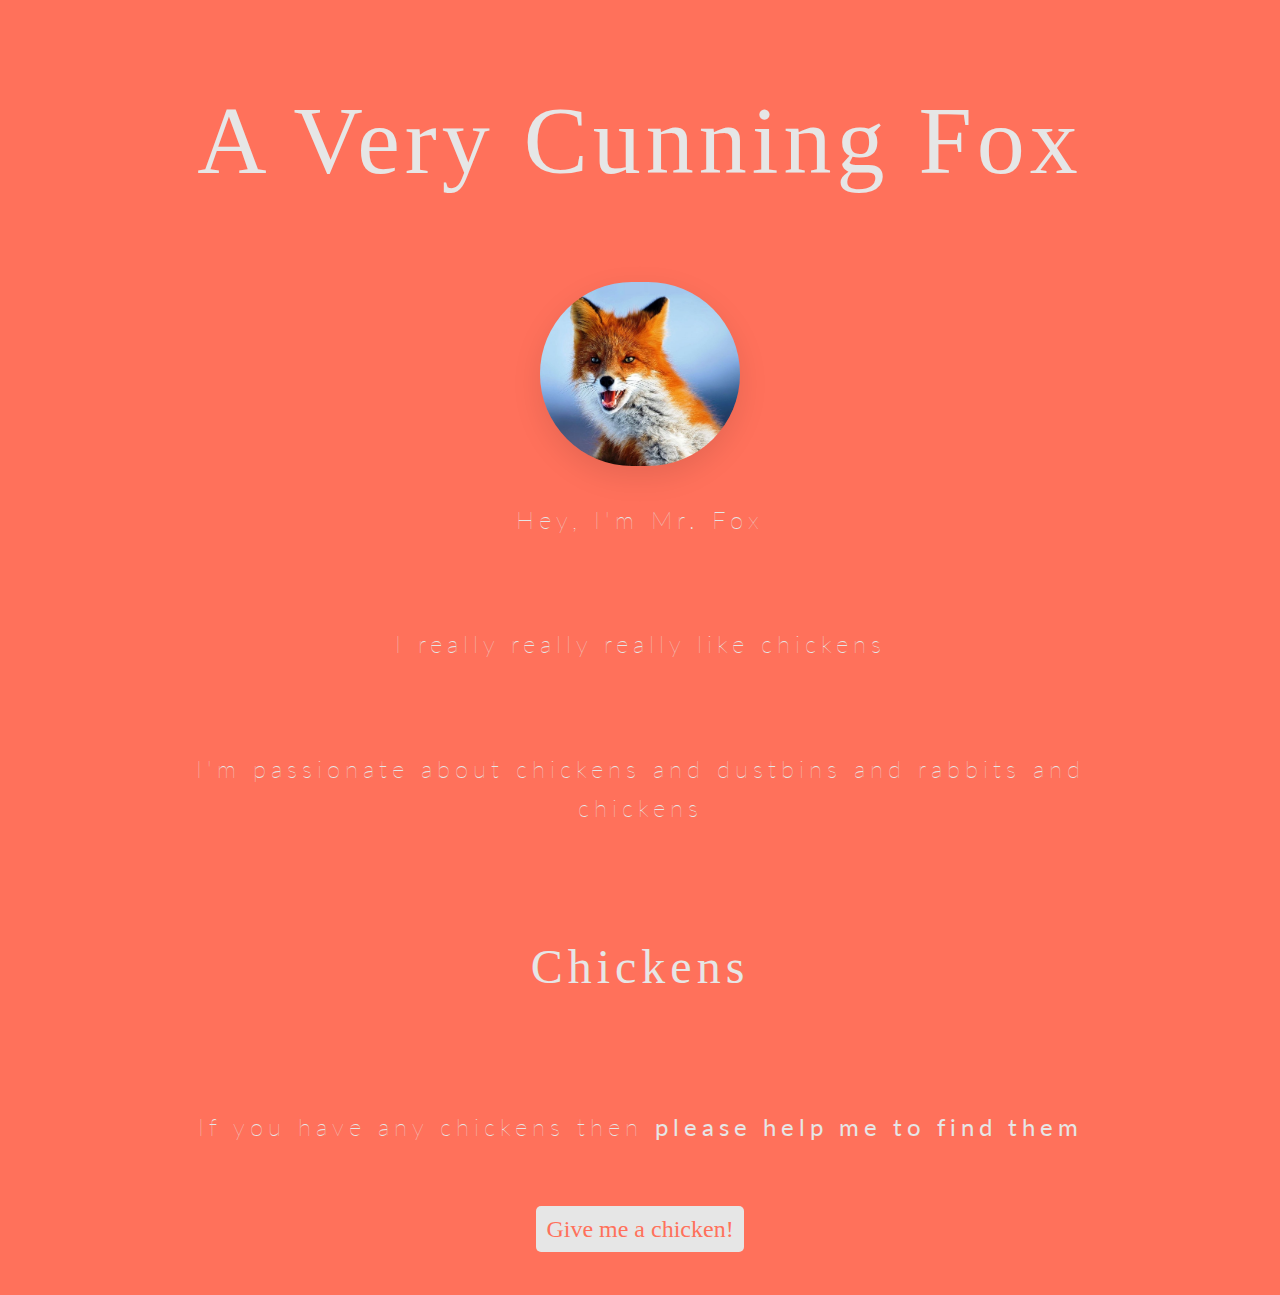
<file: index.html>
<!DOCTYPE html>
<html>
<head>
  <title>The Fox</title>
  <link rel="stylesheet" href="index_style.css">
  <link rel="stylesheet" href="https://use.fontawesome.com/releases/v5.0.10/css/all.css">
  <meta name="Fullstack Product Manager" content="Jamie has spent the past 8 years helping people turn ideas into products to realise new opportunities.">
<meta name="viewport" content="width=device-width, initial-scale=1">
</head>
<body>

  <div>
    <h1>A Very Cunning Fox</h1>
      <img src="images/jamie_profile_picture.jpg" alt="Jamie" id="profile_picture">
  </div>

  <div>
    <p>Hey, I'm Mr. Fox</p>
      <br>
    <p>I really really really like chickens</p>
      <br>
    <p>I'm passionate about chickens and dustbins and rabbits and chickens</p>
  </div>

    <br>

  <div>
    <h2>Chickens</h2>
      <br>
    <p>If you have any chickens then <strong>please help me to find them</strong></p>
      <br>
    <a href="/profile/chicken_love.html">Give me a chicken!</a>
  </div>

  <br>

</body>
</html>
</file>
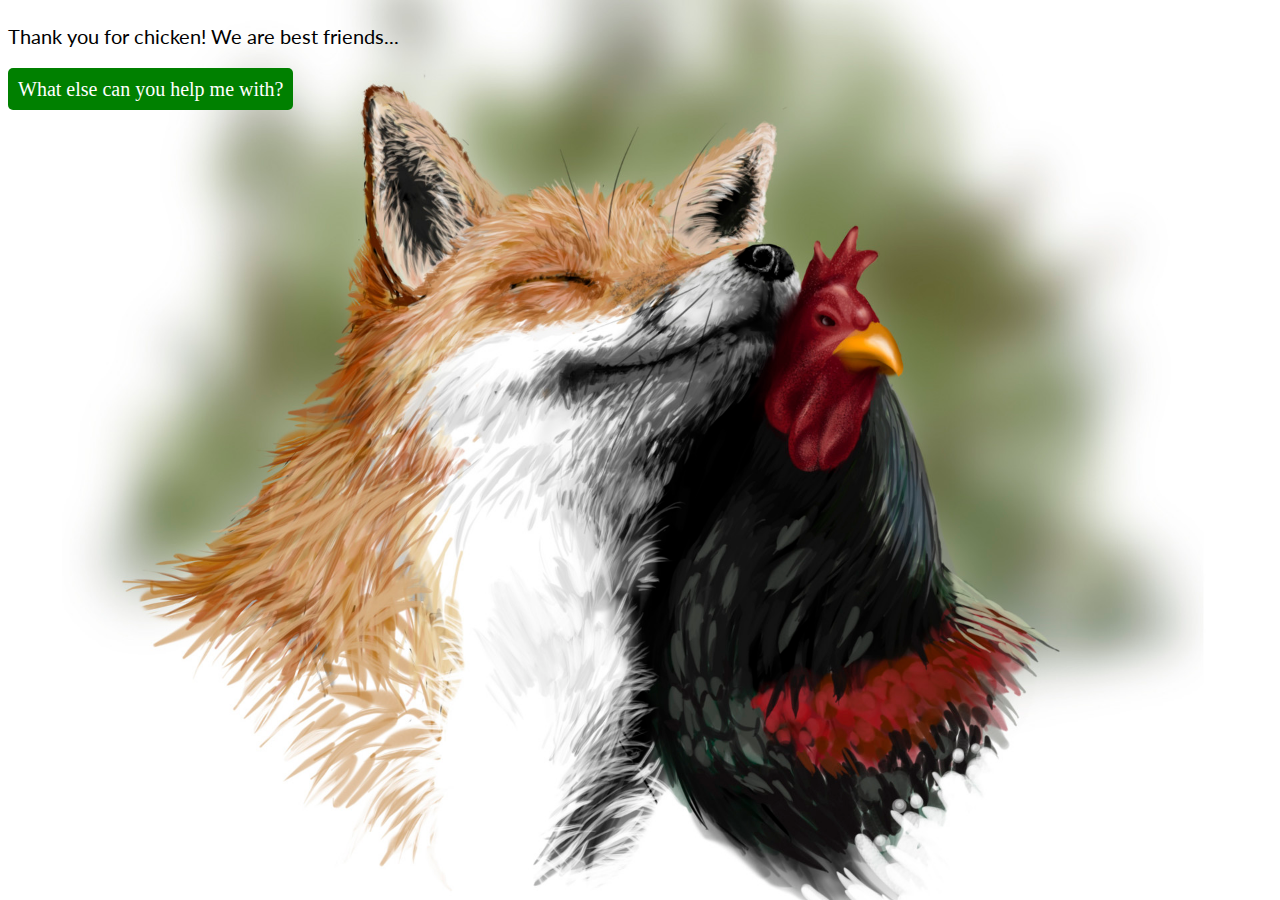
<file: chicken_love.html>
<!DOCTYPE html>
<html>
<head>
  <title>Chicken Love</title>
  <link rel="stylesheet" href="chicken_love_style.css">
  <link rel="stylesheet" href="https://use.fontawesome.com/releases/v5.0.10/css/all.css">
  <meta name="Fullstack Product Manager" content="Jamie has spent the past 8 years helping people turn ideas into products to realise new opportunities.">
  <meta charset="utf-8">
  <meta name="viewport" content="width=device-width, initial-scale=1">
</head>
<body>
<div>
  <p>Thank you for chicken! We are best friends...</p>
</div>

 <a href="/profile/fox_test.html">What else can you help me with?</a>

</body>
</html>
</file>
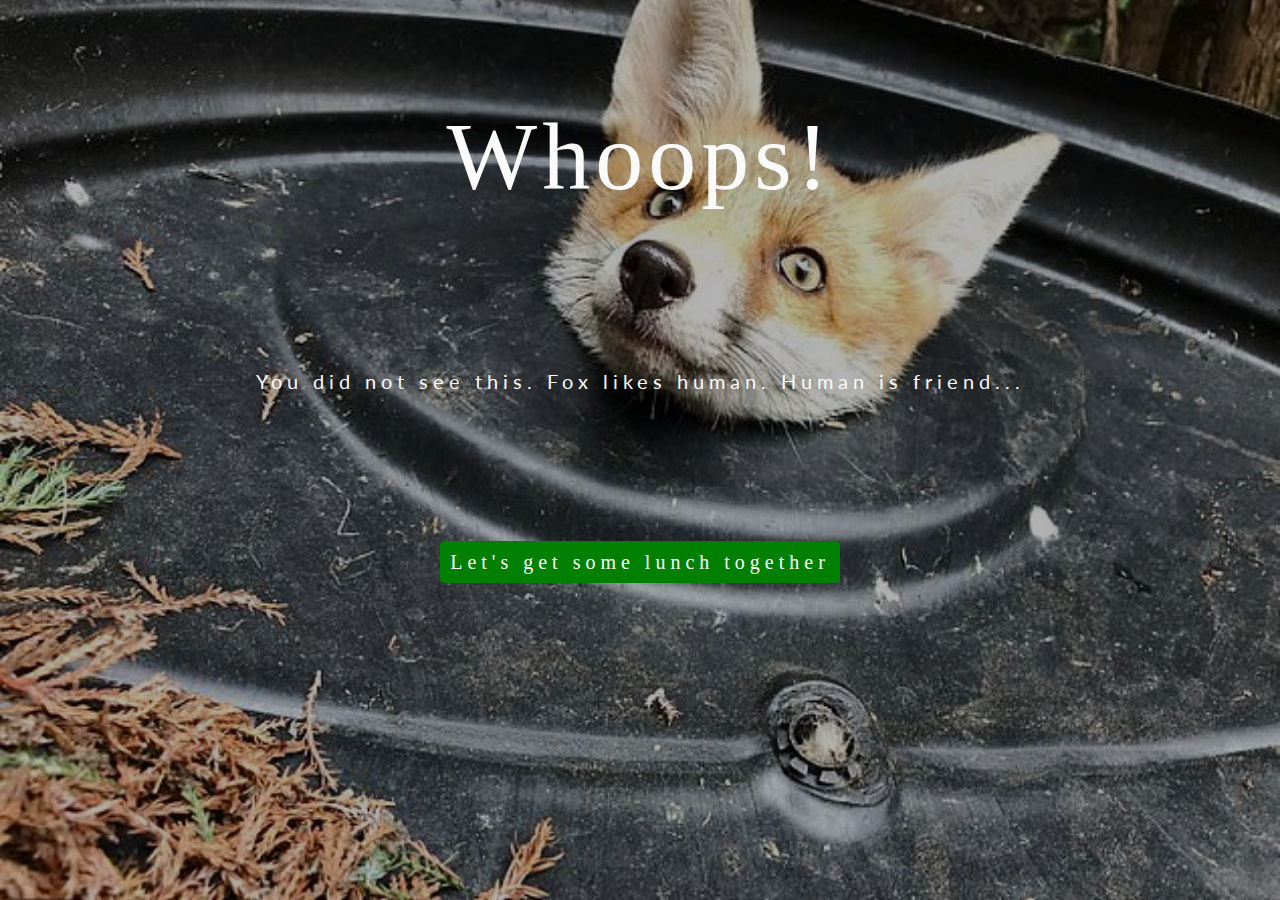
<file: fox_in_trouble.html>
<!DOCTYPE html>
<html>
<head>
  <title>Whoops!</title>
  <link rel="stylesheet" href="fox_in_trouble.css">
  <link rel="stylesheet" href="https://use.fontawesome.com/releases/v5.0.10/css/all.css">
  <meta charset="utf-8">
  <meta name="viewport" content="width=device-width, initial-scale=1">
</head>
<body>
<div>
  <div class="layer">
    <h2>Whoops!</h2>
     <br>
    <p>You did not see this. Fox likes human. Human is friend...</p>
      <br>
      <br>
      <br>
      <br>
    <a href="/profile/lunch_for_you.html">Let's get some lunch together</a>
    </div>
  </div>
</body>
</file>
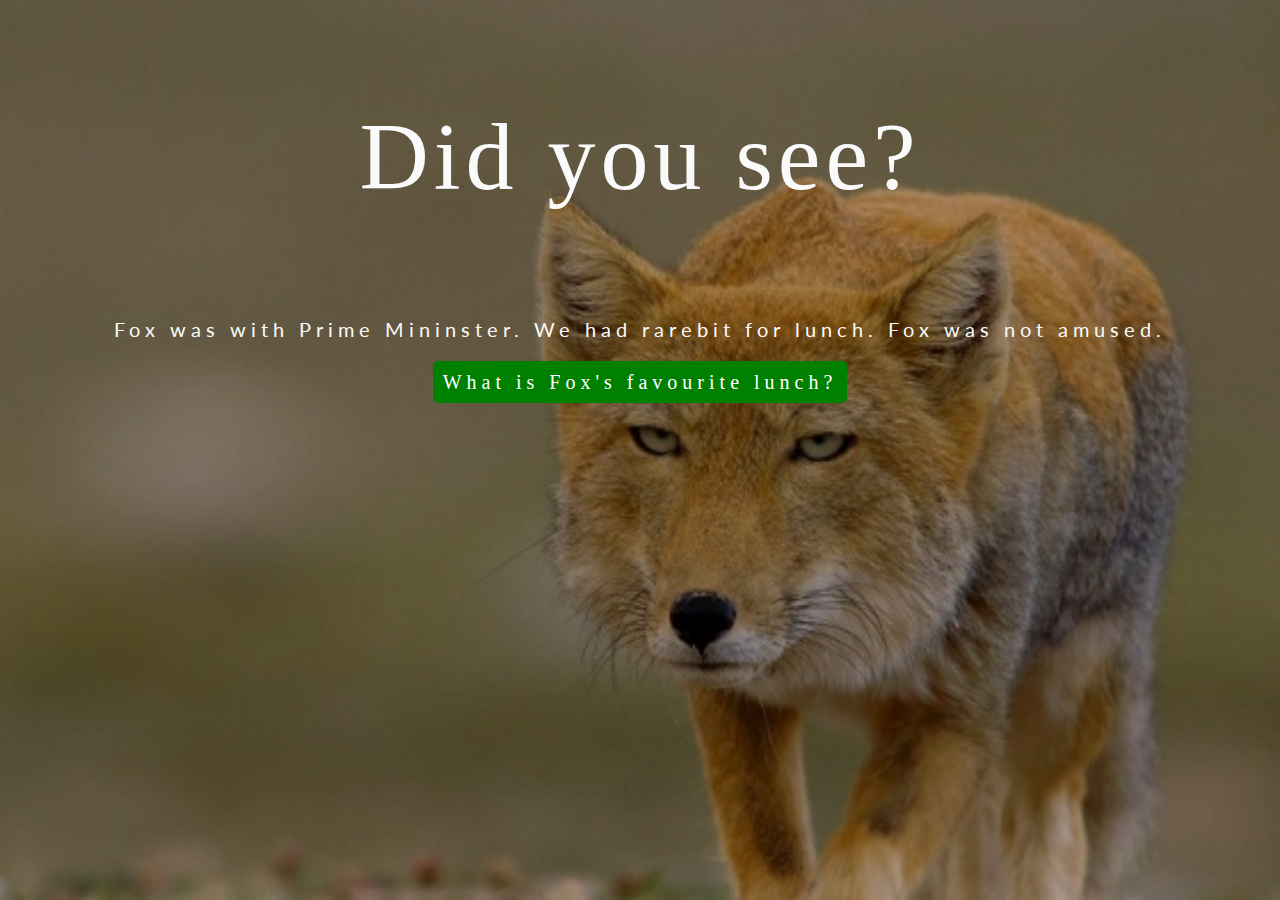
<file: fox_prime_minister.html>
<!DOCTYPE html>
<html>
<head>
  <title>Fox Minister</title>
  <link rel="stylesheet" href="fox_prime_minister.css">
  <link rel="stylesheet" href="https://use.fontawesome.com/releases/v5.0.10/css/all.css">
  <meta charset="utf-8">
  <meta name="viewport" content="width=device-width, initial-scale=1">
</head>
<body>
<div>
  <div class="layer">
    <h2>Did you see?</h2>
    <p>Fox was with Prime Mininster. We had rarebit for lunch. Fox was not amused.</p>
    <a href="/profile/fox_lunch.html">What is Fox's favourite lunch?</a>
    </div>
  </div>
</body>
</file>
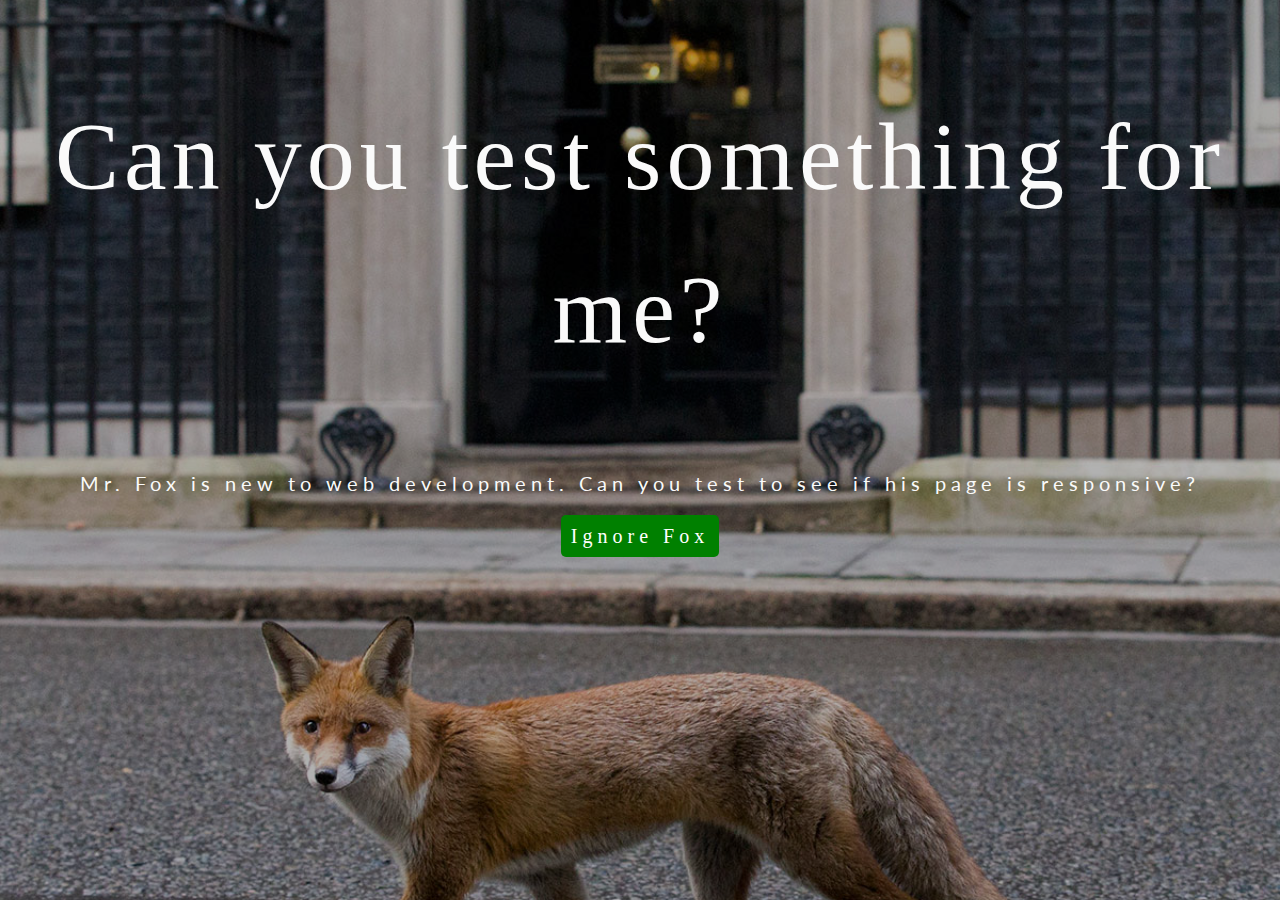
<file: fox_test.html>
<!DOCTYPE html>
<html>
<head>
  <title>Fox Test</title>
  <link rel="stylesheet" href="fox_test.css">
  <link rel="stylesheet" href="https://use.fontawesome.com/releases/v5.0.10/css/all.css">
  <meta name="Fullstack Product Manager" content="Jamie has spent the past 8 years helping people turn ideas into products to realise new opportunities.">
  <meta charset="utf-8">
  <meta name="viewport" content="width=device-width, initial-scale=1">
</head>
<body>
<div>
  <div class="layer">
    <h2>Can you test something for me?</h2>
    <p>Mr. Fox is new to web development. Can you test to see if his page is responsive?</p>
    <a href="/profile/fox_prime_minister.html">Ignore Fox</a>
    </div>
  </div>
</body>
</file>
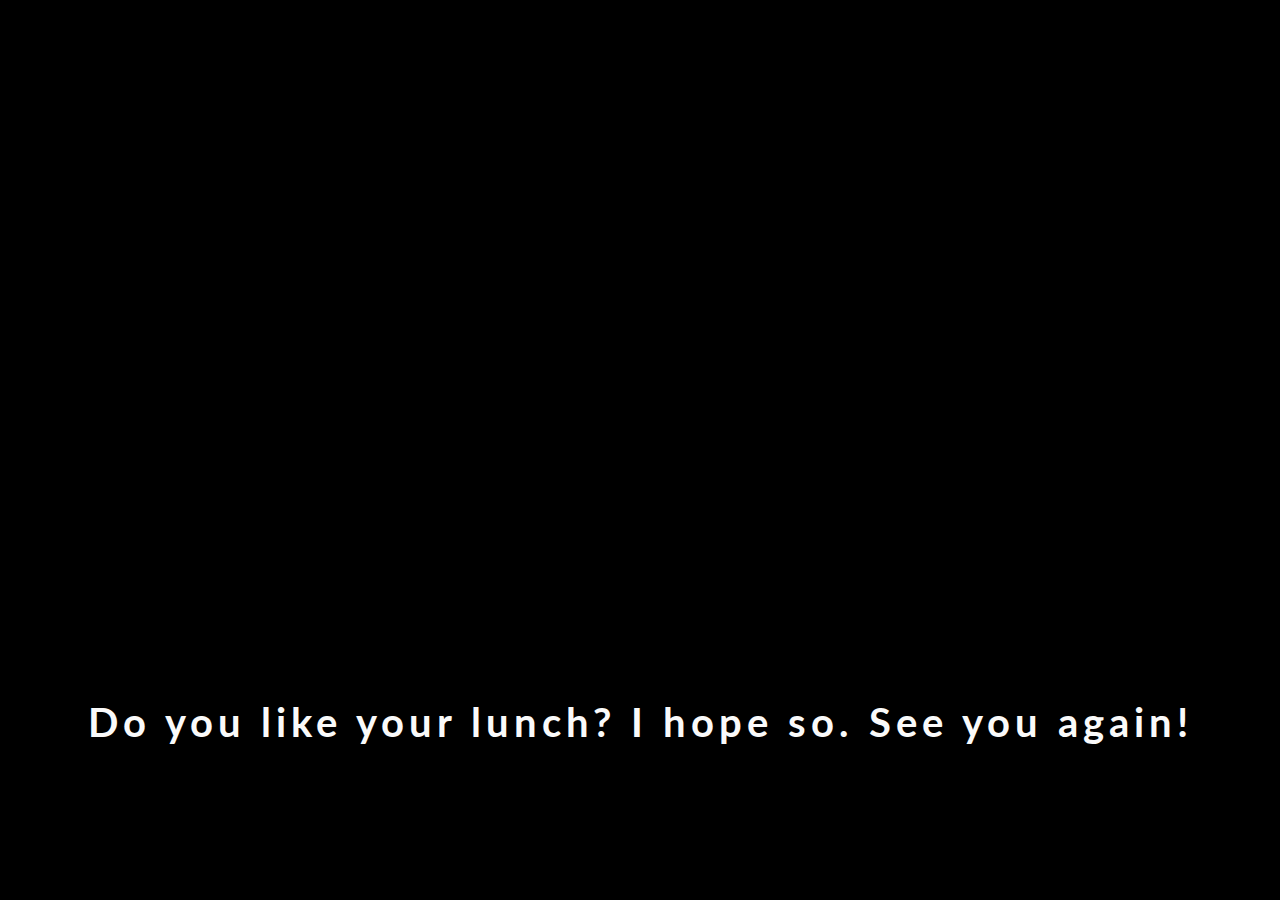
<file: lunch_for_you.html>
<!DOCTYPE html>
<html>
<head>
  <title>Do you like your lunch?</title>
  <link rel="stylesheet" href="lunch_for_you.css">
  <link rel="stylesheet" href="https://use.fontawesome.com/releases/v5.0.10/css/all.css">
  <meta http-equiv="refresh" content="5;url=/profile/index.html"/>
<meta name="viewport" content="width=device-width, initial-scale=1">
</head>
<body>
  <div>
  <div class="layer">
    <h2></h2>
     <br>
     <iframe src="https://giphy.com/embed/EQWPQfBm8UMes" width="960" height="544" frameBorder="0" class="giphy-embed" allowFullScreen></iframe><p></p>
    <h1>Do you like your lunch? I hope so. See you again!</h1>
    </div>
  </div>
</body>
</html>
</file>
<file: index_style.css>
@import url(https://fonts.googleapis.com/css?family=Lato&display=swap);

body {
  background-color: #FF715B;
  font-family: Lato;
  color: rgb(230,230,230);
  font-size: 24px;
  line-height: 1.6;
}

h1 {
  color: rgb(230,230,230);
  font-size: 96px;
  font-family: Roboto;
  font-weight: 5;
  letter-spacing: 5px;
  line-height: 1.6;
  text-align: center;
}

h2 {
  color: rgb(230,230,230);
  font-size: 48px;
  font-family: Roboto;
  font-weight: 5;
  letter-spacing: 5px;
  line-height: 1.6;
  text-align: center;
}

p {
  color: rgb(230,230,230);
  font-size: 24px;
  font-family: Lato;
  font-weight: 5;
  letter-spacing: 5px;
  line-height: 1.6;
  text-align: center;
}

#profile_picture {
  height: 200px ;
  width: 200px;
  border-radius: 150px;
  height: auto;
  margin: 0 auto;
  box-shadow: 0 10px 30px rgba(0,0,0,.1);
}

a {
  font-family: Roboto;
  text-decoration: none;
  background-color: #EA2B1F;
  border-radius: 5px;
  padding: 10px;
  background-color: rgb(230,230,230);
  color: #FF715B;
}

a:hover {
  background-color: #EA2B1F;
  color: white;
}

div {
  text-align: center;
  width: 1000px;
  margin: 0 auto;
}

.card {
  background-color: #EA2B1F;
  padding: 40px;
  box-shadow: 0px 10px 30px rgba(0,0,0,0.1)
  border-radius: 24px;
  margin: 0px auto;
}
</file>
<file: chicken_love_style.css>
@import url(https://fonts.googleapis.com/css?family=Lato&display=swap);

html {
  background: url(images/fox_loves_chicken.jpg) no-repeat center center fixed;
  -webkit-background-size: cover;
  -moz-background-size: cover;
  -o-background-size: cover;
  background-size: cover;
}

body {
  font-family: Lato;
  color: rgb(0,0,0);
  font-size: 20px;
  line-height: 1.6;
}

h1 {
  color: rgb(0,0,0);
  font-size: 96px;
  font-family: Roboto;
  font-weight: 5;
  letter-spacing: 5px;
  line-height: 1.6;
  text-align: center;
}

a {
  font-family: Roboto;
  text-decoration: none;
  border-radius: 5px;
  padding: 10px;
  background-color: #008000;
  color: white;
}

a:hover {
  background-color: white;
  color: #008000;
}
</file>
<file: fox_in_trouble.css>
@import url(https://fonts.googleapis.com/css?family=Lato&display=swap);

html {
  background: url(images/dustbin_crown.jpg) no-repeat center center fixed;
  -webkit-background-size: cover;
  -moz-background-size: cover;
  -o-background-size: cover;
  background-size: cover;
}

.layer {
    background-color: rgba(0, 0, 0, 0.3);
    position: absolute;
    top: 0;
    left: 0;
    width: 100%;
    height: 100%;
}

body {
  font-family: Lato;
  color: rgb(250,250,250);
  font-size: 20px;
  line-height: 1.6;
  letter-spacing: 5px;
  text-align: center;
}

h2 {
  color: rgb(250,250,250);
  font-size: 96px;
  font-family: Roboto;
  font-weight: 5;
  letter-spacing: 5px;
  line-height: 1.6;
  text-align: center;
}

a {
  font-family: Roboto;
  text-decoration: none;
  border-radius: 5px;
  padding: 10px;
  background-color: #008000;
  color: white;
}

a:hover {
  background-color: white;
  color: #008000;
}
</file>
<file: fox_prime_minister.css>
@import url(https://fonts.googleapis.com/css?family=Lato&display=swap);

html {
  background: url(images/unamused_fox.jpg) no-repeat center center fixed;
  -webkit-background-size: cover;
  -moz-background-size: cover;
  -o-background-size: cover;
  background-size: cover;
}

.layer {
    background-color: rgba(0, 0, 0, 0.3);
    position: absolute;
    top: 0;
    left: 0;
    width: 100%;
    height: 100%;
}

body {
  font-family: Lato;
  color: rgb(250,250,250);
  font-size: 20px;
  line-height: 1.6;
  letter-spacing: 5px;
  text-align: center;
}

h2 {
  color: rgb(250,250,250);
  font-size: 96px;
  font-family: Roboto;
  font-weight: 5;
  letter-spacing: 5px;
  line-height: 1.6;
  text-align: center;
}

a {
  font-family: Roboto;
  text-decoration: none;
  border-radius: 5px;
  padding: 10px;
  background-color: #008000;
  color: white;
}

a:hover {
  background-color: white;
  color: #008000;
}
</file>
<file: fox_test.css>
@import url(https://fonts.googleapis.com/css?family=Lato&display=swap);

html {
  background: url(images/smart_fox.jpg) no-repeat center center fixed;
  -webkit-background-size: cover;
  -moz-background-size: cover;
  -o-background-size: cover;
  background-size: cover;
}

.layer {
    background-color: rgba(0, 0, 0, 0.3);
    position: absolute;
    top: 0;
    left: 0;
    width: 100%;
    height: 100%;
}

body {
  font-family: Lato;
  color: rgb(250,250,250);
  font-size: 20px;
  line-height: 1.6;
  letter-spacing: 5px;
  text-align: center;
}

h2 {
  color: rgb(250,250,250);
  font-size: 96px;
  font-family: Roboto;
  font-weight: 5;
  letter-spacing: 5px;
  line-height: 1.6;
  text-align: center;
}

a {
  font-family: Roboto;
  text-decoration: none;
  border-radius: 5px;
  padding: 10px;
  background-color: #008000;
  color: white;
}

a:hover {
  background-color: white;
  color: #008000;
}
</file>
<file: lunch_for_you.css>
@import url(https://fonts.googleapis.com/css?family=Lato&display=swap);

html {
  background: black no-repeat center center fixed;
  -webkit-background-size: cover;
  -moz-background-size: cover;
  -o-background-size: cover;
  background-size: cover;
}

.layer {
    background-color: rgba(0, 0, 0, 0.3);
    position: absolute;
    top: 0;
    left: 0;
    width: 100%;
    height: 100%;
}

body {
  font-family: Lato;
  color: rgb(250,250,250);
  font-size: 20px;
  line-height: 1.6;
  letter-spacing: 5px;
  text-align: center;
}

h2 {
  color: rgb(250,250,250);
  font-size: 96px;
  font-family: Roboto;
  font-weight: 5;
  letter-spacing: 5px;
  line-height: 1.6;
  text-align: center;
}

a {
  font-family: Roboto;
  text-decoration: none;
  border-radius: 5px;
  padding: 10px;
  background-color: #008000;
  color: white;
}

a:hover {
  background-color: white;
  color: #008000;
}
</file>
